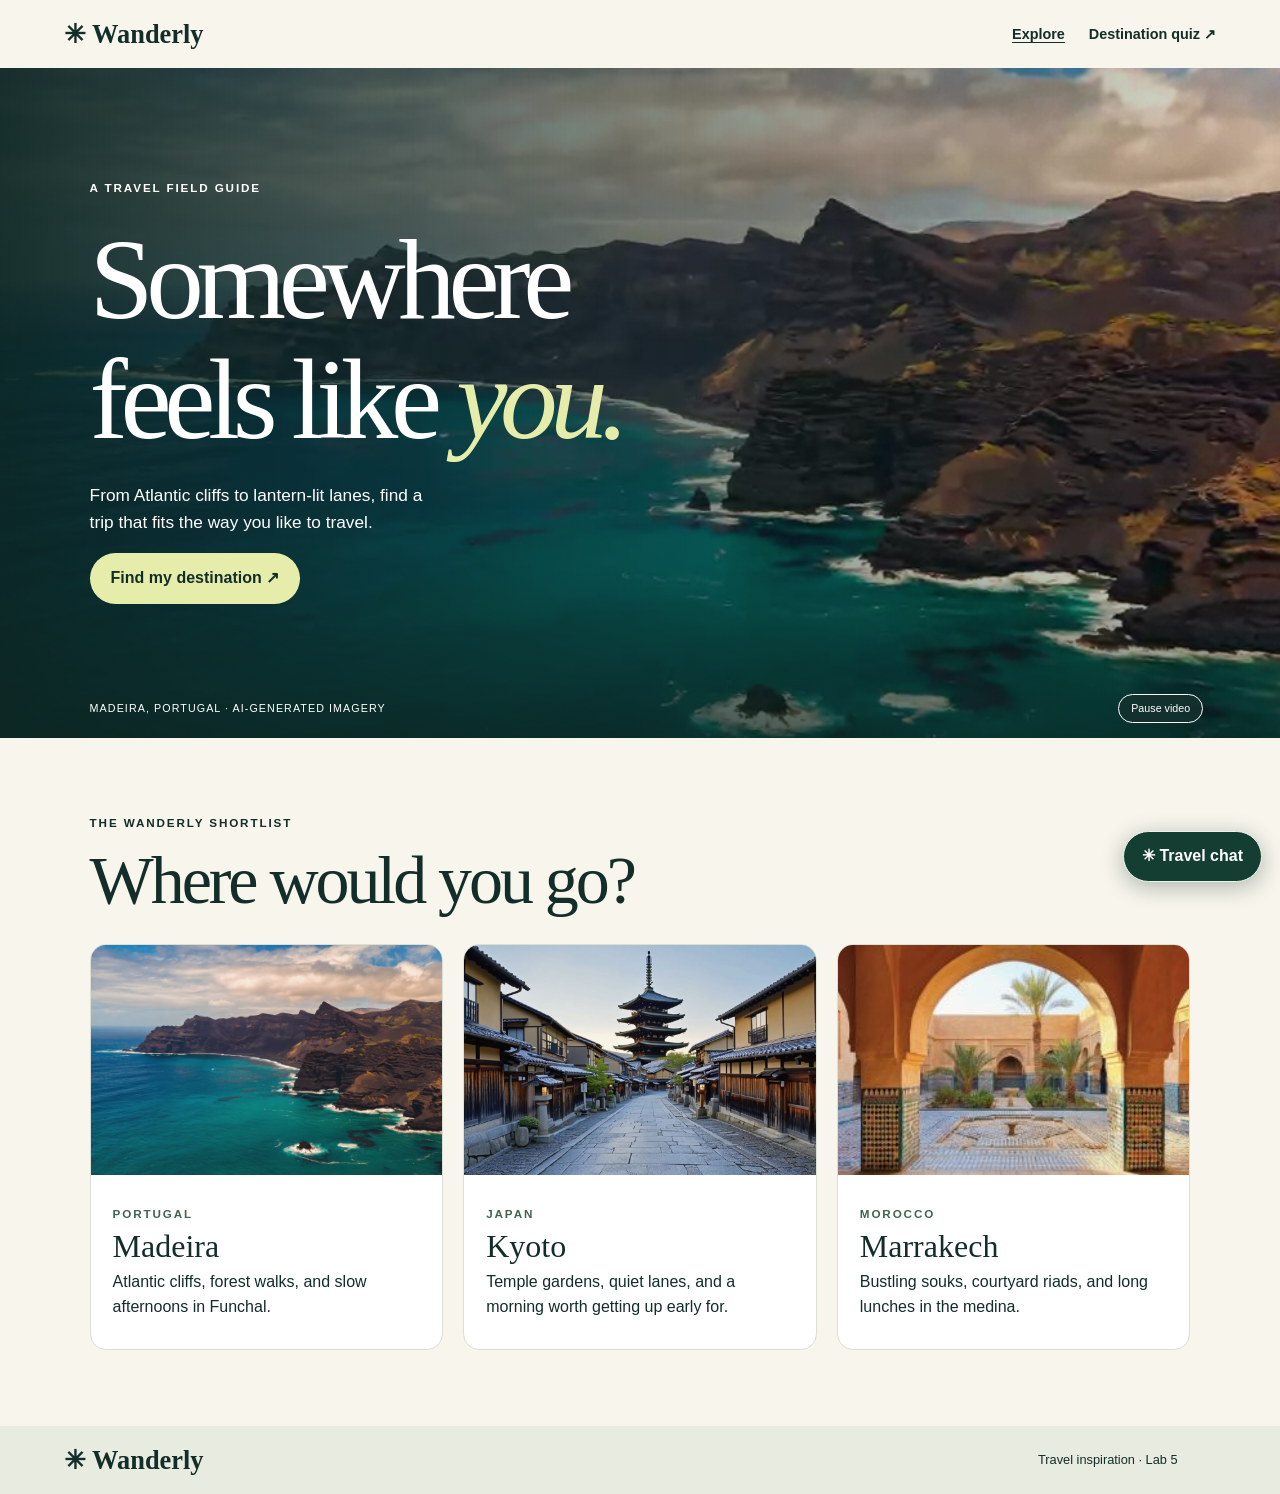
<file: index.html>
<!doctype html>
<html lang="en">
<head><meta charset="utf-8"><meta name="viewport" content="width=device-width, initial-scale=1"><title>Wanderly | Find your next escape</title><link rel="stylesheet" href="style.css"><script src="app.js" defer></script></head>
<body>
<header><nav aria-label="Main navigation"><a class="brand" href="index.html">✳ Wanderly</a><a href="index.html" aria-current="page">Explore</a><a href="quiz.html">Destination quiz ↗</a></nav></header>
<main>
<section class="hero">
<video aria-label="Aerial view of a volcanic coast" src="coast.webm" poster="coast.jpg" autoplay muted loop playsinline></video>
<div class="shade"></div>
<div class="hero-copy"><p class="eyebrow">A TRAVEL FIELD GUIDE</p><h1>Somewhere<br>feels like <em>you.</em></h1><p>From Atlantic cliffs to lantern-lit lanes, find a trip that fits the way you like to travel.</p><a class="pill" href="quiz.html">Find my destination ↗</a></div>
<div class="hero-caption"><span>MADEIRA, PORTUGAL · AI-GENERATED IMAGERY</span><button id="motion" type="button">Pause video</button></div>
</section>
<section class="destinations"><p class="eyebrow">THE WANDERLY SHORTLIST</p><h2>Where would you go?</h2><div class="cards" id="destinations"></div></section>
</main>
<footer><a class="brand" href="index.html">✳ Wanderly</a><span>Travel inspiration · Lab 5</span></footer>
</body></html>
</file>
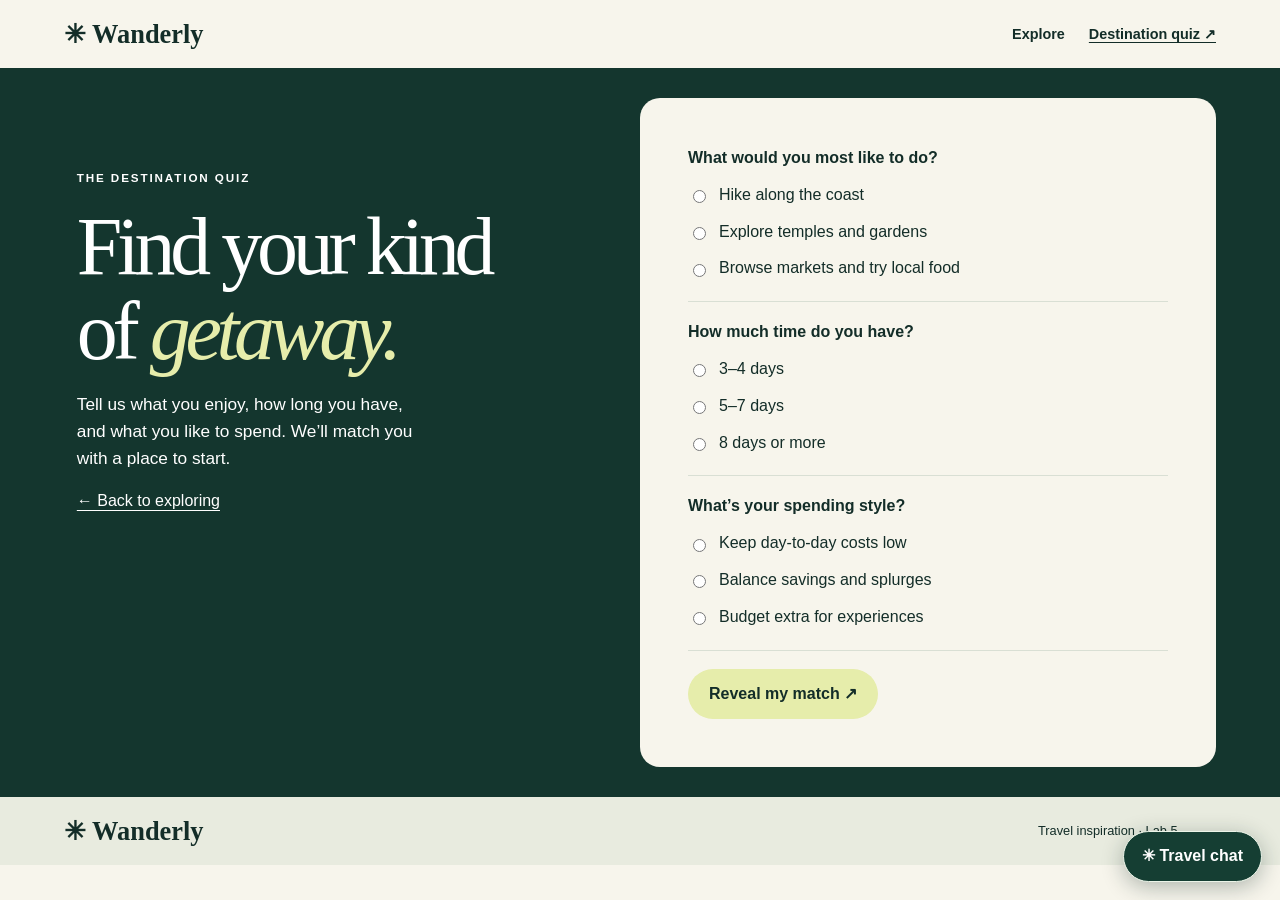
<file: quiz.html>
<!doctype html>
<html lang="en">
<head><meta charset="utf-8"><meta name="viewport" content="width=device-width, initial-scale=1"><title>Destination Quiz | Wanderly</title><link rel="stylesheet" href="style.css"><script src="app.js" defer></script></head>
<body>
<header><nav aria-label="Main navigation"><a class="brand" href="index.html">✳ Wanderly</a><a href="index.html">Explore</a><a href="quiz.html" aria-current="page">Destination quiz ↗</a></nav></header>
<main class="quiz-layout">
<section class="quiz-intro"><p class="eyebrow">THE DESTINATION QUIZ</p><h1>Find your kind<br>of <em>getaway.</em></h1><p>Tell us what you enjoy, how long you have, and what you like to spend. We’ll match you with a place to start.</p><a href="index.html">← Back to exploring</a></section>
<section class="quiz-panel" aria-label="Destination recommendation quiz">
<form id="quiz">
<fieldset><legend>What would you most like to do?</legend><label><input type="radio" name="activity" value="madeira" required> Hike along the coast</label><label><input type="radio" name="activity" value="kyoto"> Explore temples and gardens</label><label><input type="radio" name="activity" value="marrakech"> Browse markets and try local food</label></fieldset>
<fieldset><legend>How much time do you have?</legend><label><input type="radio" name="duration" value="marrakech" required> 3–4 days</label><label><input type="radio" name="duration" value="madeira"> 5–7 days</label><label><input type="radio" name="duration" value="kyoto"> 8 days or more</label></fieldset>
<fieldset><legend>What’s your spending style?</legend><label><input type="radio" name="budget" value="marrakech" required> Keep day-to-day costs low</label><label><input type="radio" name="budget" value="madeira"> Balance savings and splurges</label><label><input type="radio" name="budget" value="kyoto"> Budget extra for experiences</label></fieldset>
<button class="pill" type="submit">Reveal my match ↗</button>
</form>
<div id="result" hidden tabindex="-1" aria-live="polite"></div>
</section>
</main>
<footer><a class="brand" href="index.html">✳ Wanderly</a><span>Travel inspiration · Lab 5</span></footer>
</body></html>
</file>
<file: style.css>
:root{color-scheme:light;--ink:#132d28;--cream:#f7f5ec;--accent:#e6edab;--line:#d9dfd4}
*{box-sizing:border-box}body{margin:0;background:var(--cream);color:var(--ink);font-family:Arial,sans-serif;line-height:1.55}
a{color:inherit;text-underline-offset:.24em}button,input{font:inherit}button{cursor:pointer}[hidden]{display:none!important}:focus-visible{outline:3px solid #a45725;outline-offset:4px}
header,footer{padding:0 max(5vw,20px)}nav,footer{display:flex;align-items:center;gap:24px;min-height:68px}nav a{text-decoration:none;font-size:.9rem;font-weight:700}nav a[aria-current]{text-decoration:underline}nav .brand{margin-right:auto}.brand{font-family:Georgia,serif;font-size:1.65rem;font-weight:bold;text-decoration:none;white-space:nowrap}
.hero{display:grid;align-items:center;min-height:min(670px,80vh);position:relative;isolation:isolate;background:#264941;color:#fff}.hero video,.shade{position:absolute;inset:0;width:100%;height:100%;object-fit:cover}.hero video{z-index:-2}.shade{z-index:-1;background:linear-gradient(90deg,#0c2521ed,#0c25218c 48%,#0c252123),linear-gradient(0deg,#0c25218c,transparent 24%)}
.hero-copy{padding:65px max(7vw,24px) 100px}.eyebrow{font-size:.73rem;font-weight:800;letter-spacing:.16em}.hero-copy>p:not(.eyebrow),.quiz-intro>p:not(.eyebrow){max-width:36ch;font-size:1.08rem}h1,h2,h3{font-family:Georgia,serif;line-height:1.04;margin:.2em 0;font-weight:400}h1{font-size:clamp(3.65rem,9vw,8.1rem);letter-spacing:-.064em}h1 em{color:var(--accent);font-weight:400}h2{font-size:clamp(2.4rem,6vw,4.25rem);letter-spacing:-.045em}h3{font-size:2rem}
.pill{display:inline-block;background:var(--accent);color:var(--ink);border:1px solid transparent;text-decoration:none;border-radius:50px;padding:12px 20px;font-weight:700}.pill:hover{background:#f3f8cf;border-color:#66764e}
.hero-caption{position:absolute;bottom:15px;left:max(7vw,24px);right:max(6vw,20px);display:flex;justify-content:space-between;align-items:center;gap:10px;font-size:.67rem;letter-spacing:.1em}.hero-caption button{color:#fff;border:1px solid #fff;border-radius:30px;background:#15322ed9;padding:5px 12px;white-space:nowrap}
.destinations{padding:64px max(7vw,24px) 76px}.cards{display:grid;grid-template-columns:repeat(3,1fr);gap:20px;margin-top:28px}.card{overflow:hidden;background:#fff;border:1px solid var(--line);border-radius:16px}.card img{width:100%;height:clamp(145px,18vw,250px);object-fit:cover;display:block;background:#dbe5d6}.card div{padding:22px}.card p{margin:.45rem 0}.card .eyebrow{color:#426452}
footer{background:#e8ebdf;justify-content:space-between;padding-right:max(100px,8vw);font-size:.8rem}
.quiz-layout{min-height:80vh;display:grid;grid-template-columns:minmax(0,1fr) minmax(0,1fr);background:#14362e;color:#fff}.quiz-intro{padding:clamp(36px,7vw,100px) max(6vw,24px)}.quiz-intro h1{font-size:clamp(3.3rem,6.4vw,6rem)}.quiz-panel{margin:30px max(5vw,20px) 30px 0;border-radius:20px;background:var(--cream);color:var(--ink);padding:clamp(20px,4vw,48px)}fieldset{border:0;border-bottom:1px solid var(--line);margin:0 0 18px;padding:0 0 14px}legend{font-weight:800;padding:0;margin-bottom:6px}fieldset label{display:flex;align-items:center;gap:10px;padding:6px 0;cursor:pointer}input[type=radio]{accent-color:#24513f}.result-image{width:100%;max-height:245px;object-fit:cover;border-radius:12px}.result-actions{display:flex;align-items:center;gap:15px;flex-wrap:wrap}
.chat{position:fixed;bottom:18px;right:18px;z-index:4}.chat-toggle{display:block;margin-left:auto;background:#153e33;color:#fff;border:1px solid #ebf4e8;border-radius:32px;padding:12px 18px;box-shadow:0 5px 22px #102b2350;font-weight:700}.chat-box{width:min(355px,calc(100vw - 36px));margin-bottom:10px;border:1px solid var(--line);border-radius:17px;background:#fff;box-shadow:0 8px 45px #102b2340;overflow:hidden}.chat-head{padding:12px 16px;background:#153e33;color:white;font-weight:700}.chat-log{max-height:min(240px,42vh);overflow:auto;padding:10px 14px}.chat-log p{background:#edf2e8;border-radius:10px;margin:6px 0;padding:8px 10px;font-size:.91rem}.chat-log .you{background:#e9edac;margin-left:23px}.chat form{display:flex;gap:8px;padding:10px 14px;border-top:1px solid var(--line)}.chat input{min-width:0;flex:1;border:1px solid #aebfb1;border-radius:8px;padding:8px}.chat form button{background:#153e33;color:white;border:0;border-radius:8px;padding:7px 12px}.chat-prompts{display:flex;gap:5px;flex-wrap:wrap;padding:0 14px 10px}.chat-prompts button{background:white;border:1px solid #b4c4b8;border-radius:20px;padding:4px 9px;font-size:.75rem}
@media(max-width:720px){nav{gap:14px}nav a{font-size:.81rem}.brand{font-size:1.4rem}.hero{min-height:580px}.cards,.quiz-layout{grid-template-columns:1fr}.quiz-panel{margin:0 18px 24px}.card img{height:200px}.hero-caption button{margin-right:0}.chat-toggle{padding:9px 13px}footer{gap:12px;min-height:78px}}
</file>
